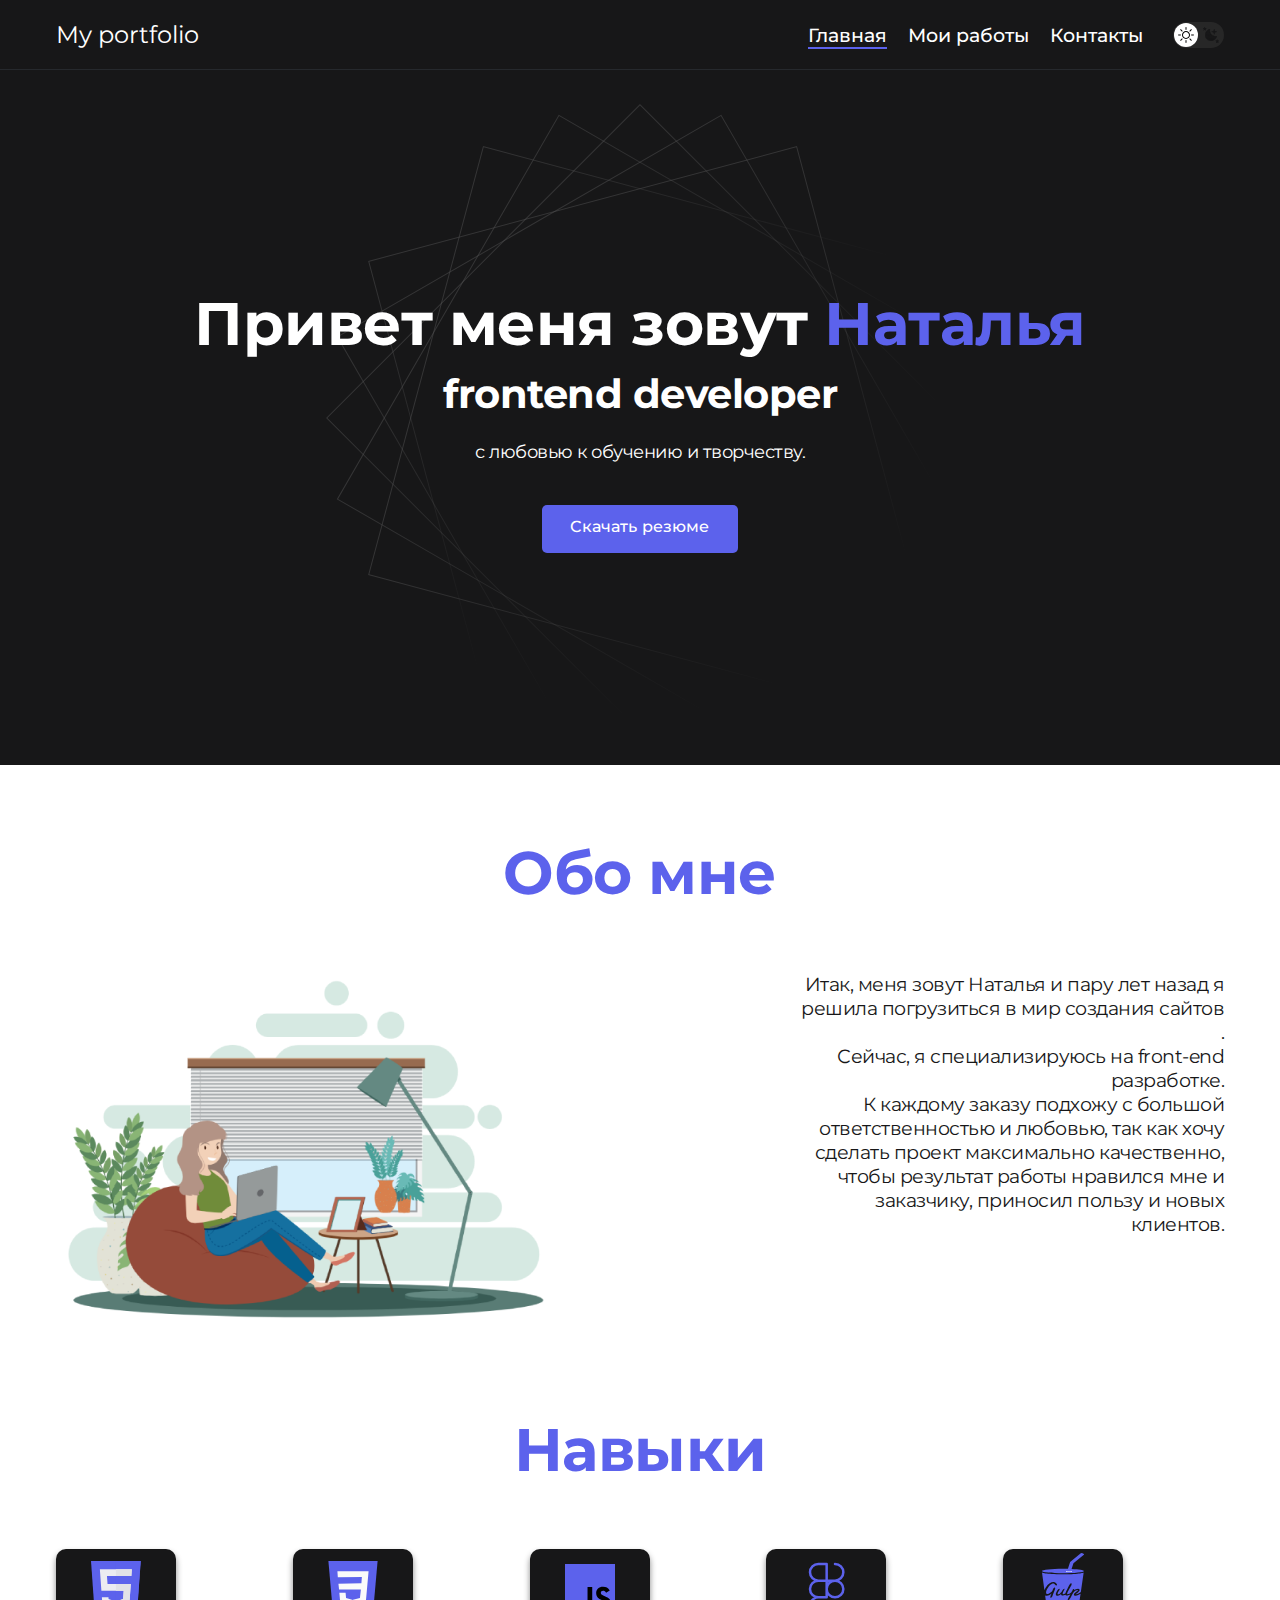
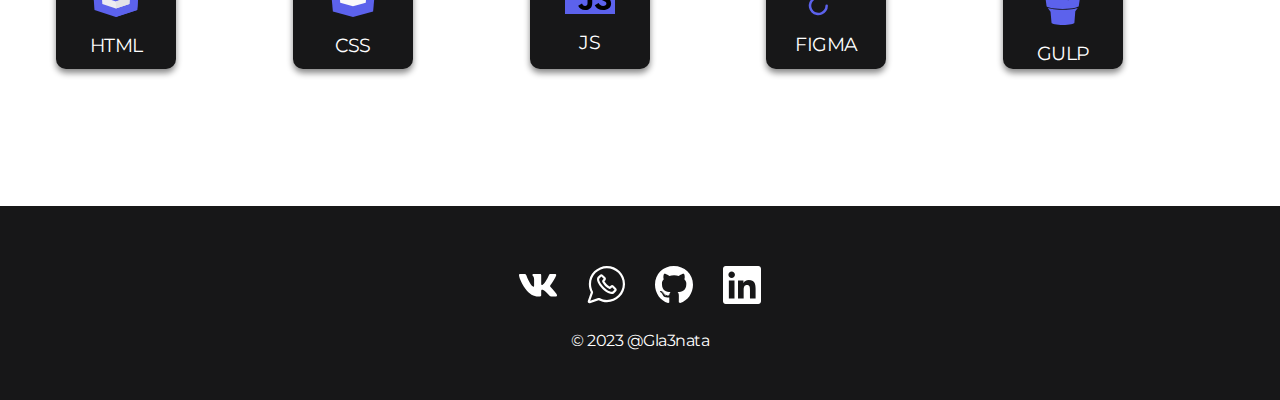
<file: index.html>
<!DOCTYPE html>
<html lang="ru">
<head>
    <meta charset="UTF-8">
    <meta http-equiv="X-UA-Compatible" content="IE=edge">
    <meta name="viewport" content="width=device-width, initial-scale=1.0">
    <title>Портфолио</title>
    <link rel="stylesheet" href="./css/style.css">
    <script src="js/script.js" defer></script>
</head>
<body>
    <nav class="nav">
        <div class="container">
            <div class="nav-row">
                <a href="./index.html" class="logo">My portfolio</a>
                <button class="dark-mode-btn">
                    <img src="./img/icons/sun.svg" alt="Light mode" class="dark-mode-btn__icon">
                    <img src="./img/icons/moon.svg" alt="Dark mode" class="dark-mode-btn__icon">
                </button>

                <ul class="nav-list">
                    <li class="nav-list__item"><a href="./index.html" class="nav-list__link nav-list__link--active">Главная</a></li>
                    <li class="nav-list__item"><a href="./works.html" class="nav-list__link">Мои работы</a></li>
                    <li class="nav-list__item"><a href="./contacts.html" class="nav-list__link">Контакты</a></li>
                </ul>
            </div>
        </div>
    </nav>
    <header class="header">
        <div class="header__wrapper">
            <h1 class="header__title">
                <strong>Привет меня зовут <em>Наталья</em></strong><br>
                frontend developer
            </h1>
            <div class="header__text">
                <p>с любовью к обучению и творчеству.</p>
            </div>
            <a href="#" class="btn">Скачать резюме</a>
        </div>
    </header>
    <main class="section">
        <div class="container">
            <div class="about">
                <h2 class="title-1">Обо мне</h2>
                <div class="about__wrapper">
                    <img class="" src="./img/about.png" alt="about" width="500px">
                    <div class="about__text">
                        <p>Итак, меня зовут Наталья и пару лет назад я решила погрузиться в мир создания сайтов .</p>
                        <p>Сейчас, я специализируюсь на front-end разработке.</p>
                        <p>К каждому заказу подхожу с большой ответственностью и любовью, так как хочу сделать проект максимально качественно, 
                            чтобы результат работы нравился мне и заказчику, приносил пользу и новых клиентов. </p>
                    </div>
                 </div>
                <div class="about__skills skills">
                    <h2 class="title-1">Навыки</h2>
                    <ul class="skills__list">
                        <li class="skills__item">
                            <img class="" src="./img/icons/html.svg" alt="html" width="50px">
                            <span>HTML</span>
                        </li>
                        <li class="skills__item">
                            <img class="" src="./img/icons/css.svg" alt="css" width="50px">
                            <span>css</span>
                        </li>
                        <li class="skills__item">
                            <img class="" src="./img/icons/js.svg" alt="js" width="50px">
                            <span>JS</span>
                        </li>
                        <li class="skills__item">
                            <img class="" src="./img/icons/figma.svg" alt="figma" height="50px">
                            <span>figma</span>
                        </li>
                        <li class="skills__item">
                            <img class="" src="./img/icons/gulp.svg" alt="gulp" height="50px">
                            <span>gulp</span>
                        </li>
                    </ul>
                </div>
            </div> 
        </div>
    </main>
    <footer class="footer">
        <div class="container">
            <div class="footer__wrapper">
                <ul class="social">
                    <li class="social__item"><a href="#!"><img src="./img/icons/vk.svg" alt="Link"></a></li>
                    <li class="social__item"><a href="https://wa.me/79502144141" title="WhatsApp" target="_blank">
                        <img src="./img/icons/wa.svg" alt="Link"></a></li>
                    <li class="social__item"><a href="#!"><img src="./img/icons/gitHub.svg" alt="Link"></a></li>
                    <li class="social__item"><a href="#!"><img src="./img/icons/linkedIn.svg" alt="Link"></a></li>
                </ul>
                <div class="copyright">
                    <p>© 2023 @Gla3nata</p>
                </div>
            </div>
        </div>
    </footer>

</body>
</html>
</file>
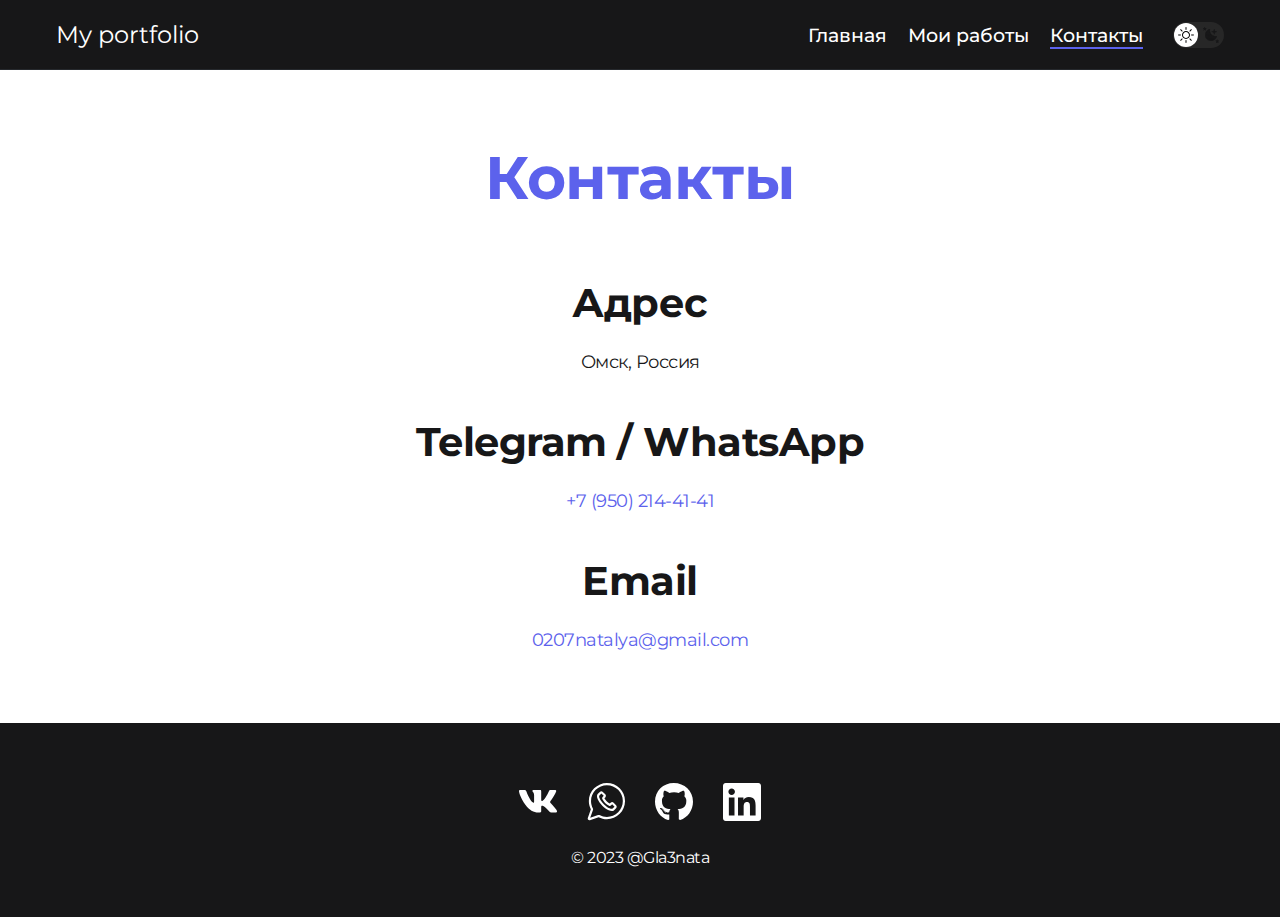
<file: contacts.html>
<!DOCTYPE html>
<html lang="ru">
<head>
    <meta charset="UTF-8">
    <meta http-equiv="X-UA-Compatible" content="IE=edge">
    <meta name="viewport" content="width=device-width, initial-scale=1.0">
    <title>Портфолио</title>
    <link rel="stylesheet" href="./css/style.css">
    <script src="js/script.js" defer></script>
</head>
<body>
    <nav class="nav">
        <div class="container">
            <div class="nav-row">
                <a href="./index.html" class="logo">My portfolio</a>
                <button class="dark-mode-btn">
                    <img src="./img/icons/sun.svg" alt="Light mode" class="dark-mode-btn__icon">
                    <img src="./img/icons/moon.svg" alt="Dark mode" class="dark-mode-btn__icon">
                </button>

                <ul class="nav-list">
                    <li class="nav-list__item"><a href="./index.html" class="nav-list__link">Главная</a></li>
                    <li class="nav-list__item"><a href="./about.html" class="nav-list__link">Мои работы</a></li>
                    <li class="nav-list__item"><a href="./contacts.html" class="nav-list__link nav-list__link--active">Контакты</a></li>
                </ul>
            </div>
        </div>
    </nav>
    <main class="section">
        <div class="container">
            <h2 class="title-1">Контакты</h2>
            <ul class="content-list">
                <li class="content-list__item">
                    <h2 class="title-2">Адрес</h2>
                    <p>Омск, Россия</p>
                </li>
                <li class="content-list__item">
                    <h2 class="title-2">Telegram / WhatsApp</h2>
                    <p><a href="tel:+79502144141">+7 (950) 214-41-41</a></p>
                </li>
                <li class="content-list__item">
                    <h2 class="title-2">Email</h2>
                    <p><a href="mailto:0207natalya@gmail.com">0207natalya@gmail.com</a></p>
                </li>
            </ul>
        </div> 
    </main>
    <footer class="footer">
        <div class="container">
            <div class="footer__wrapper">
                <ul class="social">
                    <li class="social__item"><a href="#!"><img src="./img/icons/vk.svg" alt="Link"></a></li>
                    <li class="social__item"><a href="https://wa.me/79502144141" title="WhatsApp" target="_blank">
                        <img src="./img/icons/wa.svg" alt="Link"></a></li>
                    <li class="social__item"><a href="#!"><img src="./img/icons/gitHub.svg" alt="Link"></a></li>
                    <li class="social__item"><a href="#!"><img src="./img/icons/linkedIn.svg" alt="Link"></a></li>
                </ul>
                <div class="copyright">
                    <p>© 2023 @Gla3nata</p>
                </div>
            </div>
        </div>
    </footer>

</body>
</html>
</file>
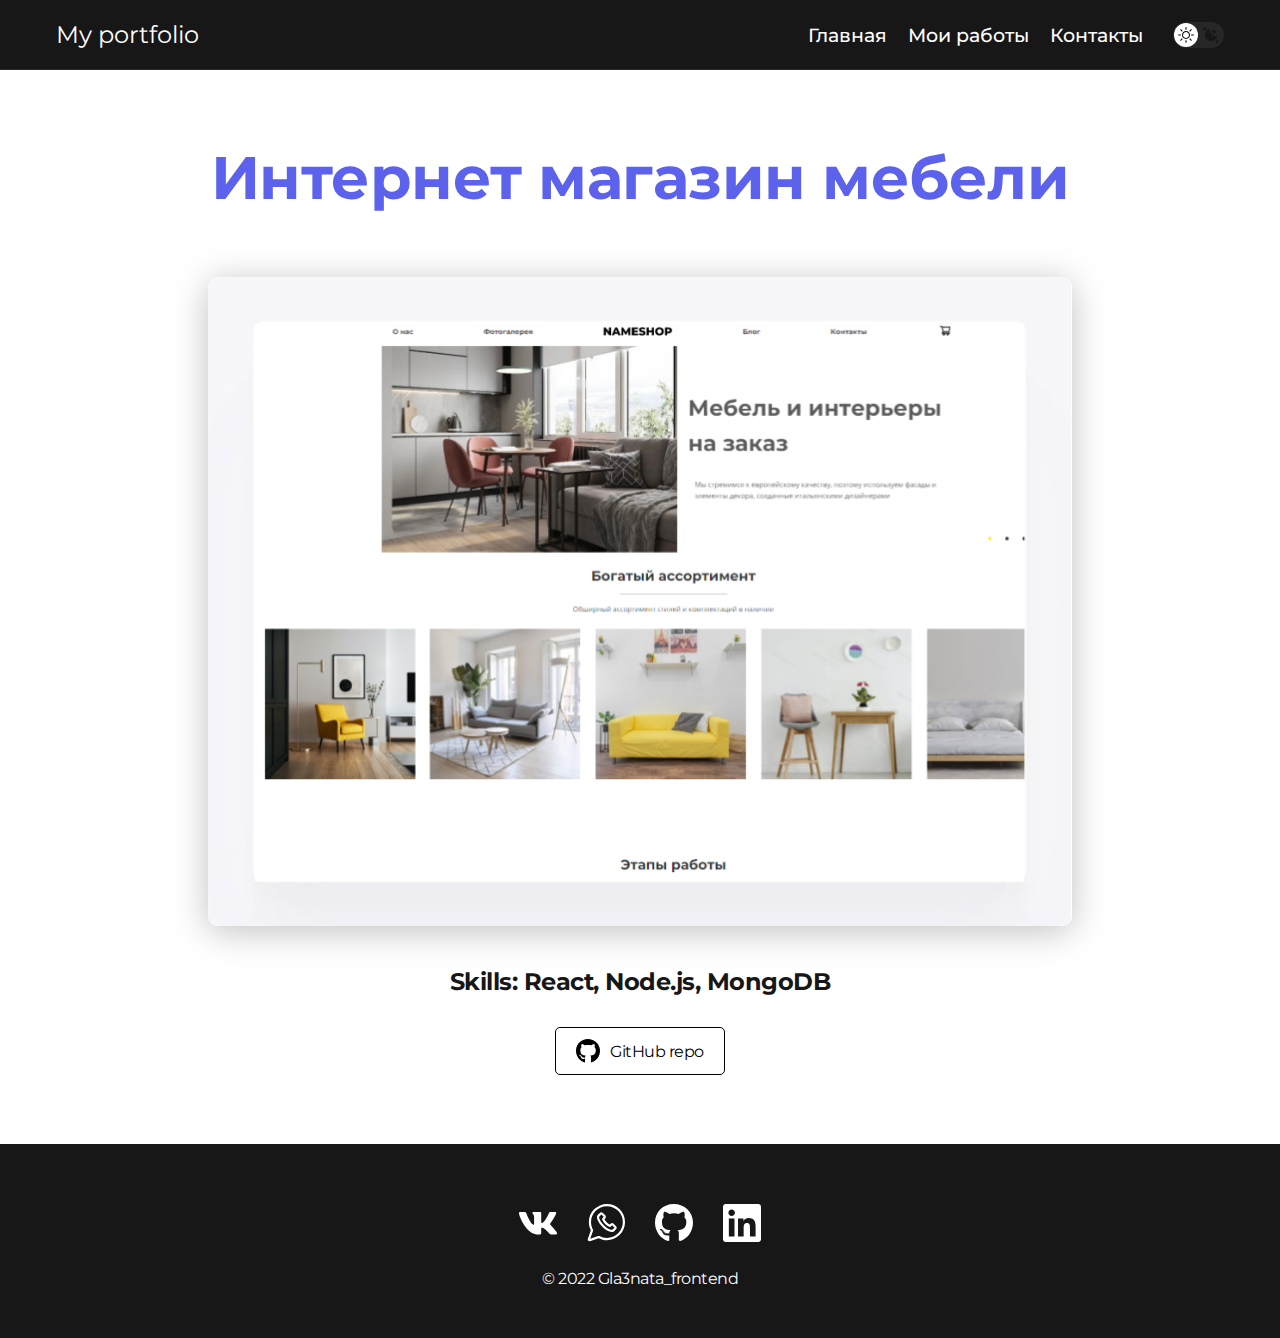
<file: project-page.html>
<!DOCTYPE html>
<html lang="ru">
<head>
    <meta charset="UTF-8">
    <meta http-equiv="X-UA-Compatible" content="IE=edge">
    <meta name="viewport" content="width=device-width, initial-scale=1.0">
    <title>Портфолио</title>
    <link rel="stylesheet" href="./css/style.css">
    <script src="js/script.js" defer></script>
</head>
<body>
    <nav class="nav">
        <div class="container">
            <div class="nav-row">
                <a href="./index.html" class="logo">My portfolio</a>
                <button class="dark-mode-btn">
                    <img src="./img/icons/sun.svg" alt="Light mode" class="dark-mode-btn__icon">
                    <img src="./img/icons/moon.svg" alt="Dark mode" class="dark-mode-btn__icon">
                </button>

                <ul class="nav-list">
                    <li class="nav-list__item"><a href="./index.html" class="nav-list__link">Главная</a></li>
                    <li class="nav-list__item"><a href="./works.html" class="nav-list__link">Мои работы</a></li>
                    <li class="nav-list__item"><a href="./contacts.html" class="nav-list__link">Контакты</a></li>
                </ul>
            </div>
        </div>
    </nav>


    <main class="section">
        <div class="container">
            <div class="project-details">
                <h2 class="title-1">Интернет магазин мебели</h2>
                <img src="./img/projects/02-big.jpg" alt="" class="project-details__cover">
                <div class="project-details__desc">
                    <p>Skills: React, Node.js, MongoDB</p>
                </div>

                <a href="https://github.com/Gla3nata" class="btn-outline" target="_blank">
                    <img src="./img/icons/gitHub-black.svg" alt="">
                    GitHub repo
                </a>
            </div>
            
        </div> 
    </main>
    <footer class="footer">
        <div class="container">
            <div class="footer__wrapper">
                <ul class="social">
                    <li class="social__item"><a href="#!"><img src="./img/icons/vk.svg" alt="Link"></a></li>
                    <li class="social__item"><a href="https://wa.me/79502144141" title="WhatsApp" target="_blank">
                        <img src="./img/icons/wa.svg" alt="Link"></a></li>
                    <li class="social__item"><a href="#!"><img src="./img/icons/gitHub.svg" alt="Link"></a></li>
                    <li class="social__item"><a href="#!"><img src="./img/icons/linkedIn.svg" alt="Link"></a></li>
                </ul>
                <div class="copyright">
                    <p>© 2022 Gla3nata_frontend</p>
                </div>
            </div>
        </div>
    </footer>

</body>
</html>
</file>
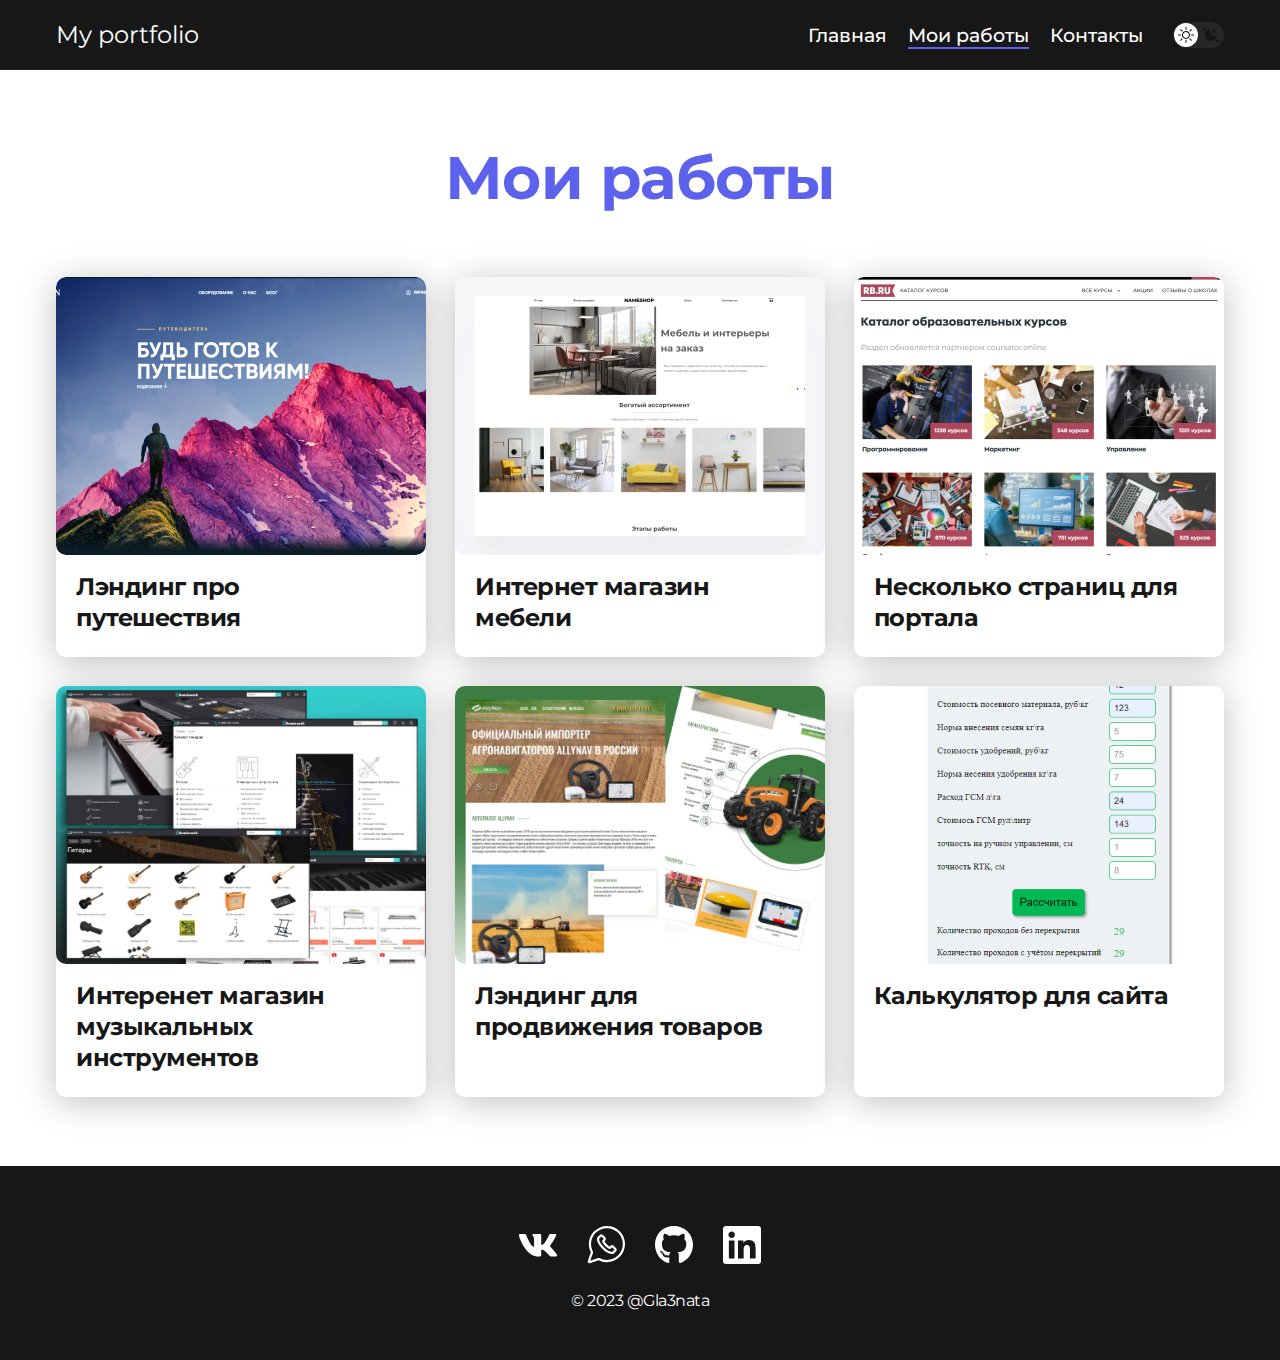
<file: works.html>
<!DOCTYPE html>
<html lang="ru">
<head>
    <meta charset="UTF-8">
    <meta http-equiv="X-UA-Compatible" content="IE=edge">
    <meta name="viewport" content="width=device-width, initial-scale=1.0">
    <title>Портфолио</title>
    <link rel="stylesheet" href="./css/style.css">
    <script src="js/script.js" defer></script>
</head>
<body>
    <nav class="nav">
        <div class="container">
            <div class="nav-row">
                <a href="./index.html" class="logo">My portfolio</a>
                <button class="dark-mode-btn">
                    <img src="./img/icons/sun.svg" alt="Light mode" class="dark-mode-btn__icon">
                    <img src="./img/icons/moon.svg" alt="Dark mode" class="dark-mode-btn__icon">
                </button>

                <ul class="nav-list">
                    <li class="nav-list__item"><a href="./index.html" class="nav-list__link">Главная</a></li>
                    <li class="nav-list__item"><a href="./works.html" class="nav-list__link nav-list__link--active">Мои работы</a></li>
                    <li class="nav-list__item"><a href="./contacts.html" class="nav-list__link">Контакты</a></li>
                </ul>
            </div>
        </div>
    </nav>
    <main class="section">
        <div class="container">
            <h2 class="title-1">Мои работы</h2>
            <ul class="projects">
                <li class="project">
                    <a href="https://gla3nata.github.io/MNTN/" target="_blank">
                        <img src="./img/projects/01.jpg" alt="Project img" class="project__img">
                        <h3 class="project__title">Лэндинг про путешествия</h3>
                    </a>
                </li>
                <li class="project">
                    <a href="./project-page.html">
                        <img src="./img/projects/02.jpg" alt="Project img" class="project__img">
                        <h3 class="project__title">Интернет магазин мебели</h3>
                    </a>
                </li>
                <li class="project">
                    <a href="#.html" target="_blank">
                        <img src="./img/projects/03.jpg" alt="Project img" class="project__img">
                        <h3 class="project__title">Несколько страниц для портала</h3>
                    </a>
                </li>
                <li class="project" >
                    <a href="http://dm-music.ru/" target="_blank">
                        <img src="./img/projects/04.jpg" alt="Project img" class="project__img">
                        <h3 class="project__title">Интеренет магазин музыкальных инструментов</h3>
                    </a>
                </li>
                <li class="project">
                    <a href= "https://gla3nata.github.io/allynaw/" target="_blank">
                        <img src="./img/projects/05.jpg" alt="Project img" class="project__img">
                        <h3 class="project__title">Лэндинг для продвижения товаров</h3>
                    </a>
                </li>
                <li class="project">
                    <a href="https://gpsagro.ru/calculator/" target="_blank">
                    <img src="./img/projects/06.jpg" alt="Project img" class="project__img">
                    <h3 class="project__title">Калькулятор для сайта</h3>
                </a>
                </li>

            </ul>
        </div> 
    </main>
    <footer class="footer">
        <div class="container">
            <div class="footer__wrapper">
                <ul class="social">
                    <li class="social__item"><a href="#!"><img src="./img/icons/vk.svg" alt="Link"></a></li>
                    <li class="social__item"><a href="https://wa.me/79502144141" title="WhatsApp" target="_blank">
                        <img src="./img/icons/wa.svg" alt="Link"></a></li>
                    <li class="social__item"><a href="#!"><img src="./img/icons/gitHub.svg" alt="Link"></a></li>
                    <li class="social__item"><a href="#!"><img src="./img/icons/linkedIn.svg" alt="Link"></a></li>
                </ul>
                <div class="copyright">
                    <p>© 2023 @Gla3nata</p>
                </div>
            </div>
        </div>
    </footer>
</body>
</html>
</file>
<file: css/style.css>
@import "./reset.css";
@import url('https://fonts.googleapis.com/css2?family=Montserrat:wght@400;500;700&display=swap');



/* * {
    border: 1px solid red;
} */

:root {
    --darkblack: #000;
    --black: #171718;
    --black-border: #26292D;
    --white: #fff;
    --purple: #5C62EC;
    --text-color: var(--black);

    --dark-bg: var(--black);
    --dark-border: var(--black-border);
    --header-text: var(--white);
    --accent: var(--purple);

    /* Light mode */
    --page-bg: var(--white);
    --text-color: var(--black);

    --title-1: var(--accent);

    --project-card-bg: var(--white);
    --project-card-text: var(--black);
    --box-shadow: 0px 5px 35px rgba(0, 0, 0, 0.25);
}

.dark {
     /* Dark mode */
    --page-bg: #0B0C1C;
    --text-color: var(--white);

    --title-1: var(--white);

    --project-card-bg: var(--black);
    --project-card-text: var(--white);
    --box-shadow: 0px 5px 35px rgba(0, 0, 0, 0.8);
}

html, body {
    display: flex;
    flex-direction: column;
    min-height: 100vh;
    font-family: 'Montserrat', sans-serif;
    letter-spacing: -0.5px;
    background-color: var(--page-bg);
    color: var(--text-color);
}

/* General */

.container {
    margin: 0 auto;
    padding: 0 1rem;
    max-width: 1200px;
}

.none {
    display: none !important;
}

.section {
    padding: 4.3rem 0;
}

.title-1 {
    margin-bottom: 3.75rem;
    font-size: 60px;
    font-weight: 700;
    line-height: 1.3;
    color: var(--title-1);
    text-align: center;
}

.title-2 {
    margin-bottom: 1.25rem;
    font-size: 2.5rem;
    font-weight: 700;
    line-height: 1.3;
}

/* Nav */

.nav {
    padding: 1.25rem 0;
    border-bottom: 1px solid var(--dark-border);
    background-color: var(--dark-bg);
    color: var(--header-text);
    letter-spacing: normal;
}

.nav-row {
    display: flex;
    justify-content: flex-end;
    align-items: center;
    column-gap: 1.875rem;
    row-gap: 1.25rem;
    flex-wrap: wrap;
}

.logo {
    margin-right: auto;
    color: var(--header-text);
    font-size: 1.5rem;
}

.logo strong {
    font-weight: 700;
}

.nav-list {
    display: flex;
    flex-wrap: wrap;
    row-gap: 10px;
    align-items: center;
    column-gap: 1.3rem;
    row-gap: 1rem;
    font-size: 1.2rem;
    font-weight: 500;

}

.nav-list__link {
    color: var(--header-text);
    transition: opacity 0.2s ease-in;
}

.nav-list__link:hover {
    opacity: 0.8;
}

.nav-list__link--active {
    position: relative;
}

.nav-list__link--active::before {
    content: "";
    position: absolute;
    left: 0;
    top: 100%;
    display: block;
    height: 2px;
    width: 100%;
    background-color: var(--accent);
}

/* Dark mode btn */

.dark-mode-btn {
    order: 9;

    position: relative;
    display: flex;
    justify-content: space-between;

    width: 51px;
    height: 26px;
    padding: 5px;

    border-radius: 50px;
    background-color: #272727;
}

.dark-mode-btn::before {
    content: "";
    position: absolute;
    top: 1px;
    left: 1px;
    display: block;
    width: 24px;
    height: 24px;

    border-radius: 50%;
    background-color: var(--white);

    transition: left 0.2s ease-in;
}

.dark-mode-btn--active::before {
    left: 26px;
}

.dark-mode-btn__icon {
    position: relative;
    z-index: 9;
}

/* Header */

.header {
    padding: 2.5rem 0;
    min-height: 695px;
    display: flex;
    justify-content: center;
    align-items: center;
    background-color: var(--dark-bg);
    background-image: url('./../img/header-bg.svg');
    background-repeat: no-repeat;
    background-size: auto;
    background-position: center center;
    color: var(--header-text);
    text-align: center;
}

.header__wrapper {
    padding: 0 1rem;

}

.header__title {
    margin-bottom: 1.2rem;
    font-size: 2.5rem;
    font-weight: 700;
    line-height: 1.4;
}

.header__title strong {
    font-size: 60px;
    font-weight: 700;
}

.header__title em {
    font-style: normal;
    color: var(--accent);
}

.header__text {
    margin-bottom: 2.5rem;
    font-size: 18px;
    line-height: 1.333;
}

.header__text p + p{
    margin-top: 0.5em;
}

/* Btn */

.btn {
    display: inline-block;
    height: 48px;
    padding: 12px 28px;
    border-radius: 5px;
    background-color: var(--accent);
    color: var(--white);
    letter-spacing: 0.15px;
    font-size: 1rem;
    font-weight: 500;
    transition: opacity 0.2s ease-in;
}

.btn:hover {
    opacity: 0.8;
}

.btn:active {
    position: relative;
    top: 1px;
}

/* Btn outline */

.btn-outline {
    display: flex;
    column-gap: 0.6rem;
    align-items: center;
    height: 3rem;
    padding: 0.75rem 1.25rem;
    border-radius: 5px;
    border: 1px solid var(--darkblack);
    background-color: var(--white);
    color: var(--darkblack);
    transition: opacity 0.2s ease-in;
}

.btn-outline:hover {

    background-color:#E5E5E5;
}

.btn-outline:active {
    position: relative;
    top: 1px;
}

/* Projects  */

.projects {
    display: flex;
    justify-content: center;
    flex-wrap: wrap;
    column-gap: 1.8rem;
    row-gap: 1.8rem;
}

.project {
    max-width: 370px;
    background-color: var(--project-card-bg);
    box-shadow: var(--box-shadow);
    border-radius: 10px;
}

.project__img {
    border-radius: 10px;
}

.project__title {
    padding: 1rem 1.25rem 1.5rem ;
    font-weight: 700;
    font-size: 1.5rem;
    line-height: 1.3;
    color: var(--project-card-text);
}

/* Project details */

.project-details {
    margin: 0 auto;
    max-width: 865px;

    display: flex;
    flex-direction: column;
    align-items: center;

    text-align: center;
}

.project-details__cover {
    max-width: 100%;
    margin-bottom: 2.5rem;

    box-shadow: 0px 5px 35px rgba(0, 0, 0, 0.25);
    border-radius: 10px;
}

.project-details__desc {
    margin-bottom: 1.875rem;

    font-weight: 700;
    font-size: 24px;
    line-height: 1.3;
}

/* Content list */

.content-list {
    margin: 0 auto;
    max-width: 570px;
    display: flex;
    flex-direction: column;
    align-items: center;
    row-gap: 2.5rem;
    text-align: center;
}

.content-list a {
    color: var(--accent);
}

.content-list__item {
    font-size: 18px;
    line-height: 1.5;
}

.content-list__item p + p {
    margin-top: 0.5em;
}
/* about */

.about__wrapper{
    display: flex;
    justify-content: space-between;
    gap: 1rem;
    margin-bottom: 1rem;
    flex-wrap: wrap;
}

.about__text {
 max-width: 430px;
 text-align: right;
font-size: 1.2rem;
}
.about__skills {
    padding: 4.3rem 0;
}
.skills__list {
    display: grid;
    grid-template-columns: repeat(5, 1fr);
    gap: 1rem;
}
.skills__item {
    height: 7.5rem;
    width: 7.5rem;
    background:  var(--dark-bg);
    box-shadow: 0px 4px 6px rgba(0, 0, 0, 0.47);
    border-radius: 10px;
    display: flex;
    flex-direction: column;
    justify-content: center;
    align-items: center;;
    color: var(--white);
  
}
.skills__item span{
    margin-top: 1rem;
    display: block;
    font-size: 1.2rem;
    text-transform: uppercase;
}

/* Footer */

.footer {
    margin-top: auto;
    padding: 60px 0 50px;
    background-color: var(--dark-bg);
    color: var(--header-text);
}

.footer__wrapper {
    display: flex;
    flex-direction: column;
    align-items: center;
    row-gap: 27px;
}

.social {
    display: flex;
    column-gap: 1.875rem;
    align-items: center;
}

.copyright {
    font-size:1rem;
}

.copyright p + p {
    margin-top: 0.5em;
}

@media (max-width: 620px) {

    /* Header  */

    .header {
        min-height: unset;
    }

    .header__title {
        font-size: 1.6rem;
    }

    .header__title strong {
        font-size: 2rem;
    }

    /* Nav */

    .nav-row {
        justify-content: space-between;
    }

    .dark-mode-btn {
        order: 0;
    }

    /* General */

    .section {
        padding: 2.5rem 0;
    }

    .title-1 {
        margin-bottom: 1.8rem;
        font-size: 2.5rem;
    }

    .title-2 {
        margin-bottom: 10px;
        font-size: 1.875rem;
    }

    /* Projects */

    .project__title {
        font-size: 1.3rem;
        line-height: 1;
    }

    /* Project page */

    .project-details__desc {
        margin-bottom: 1.25rem;
        font-size: 1.3rem;
    }

    /* Content List */

    .content-list {
        row-gap: 1.25rem;
    }

    .content-list__item {
        font-size: 1rem;
    }
    .about__text{
        font-size: 1rem;
    }

    .about__skills{
        padding: 1rem 0;
    }
    .skills__list{
        grid-template-columns: repeat(3, 1fr);
    }
    .skills__item{
        height: 5rem;
        width: 5rem; 
    }
    .skills__item img{
        width: 2.5rem;
        height: 2.5rem;
    }
    .skills__item span{
        font-size: 0.8rem;
        margin-top: 0.5rem;
    }

    /* Footer */

    .footer {
        padding: 2.5rem 0 1.875rem;
    }

    .footer__wrapper {
        row-gap: 1.25rem;
    }

    /* Social */

    .social {
        column-gap: 1.25rem;
    }

    .social__item {
        width: 1.7rem;
    }

}
</file>
